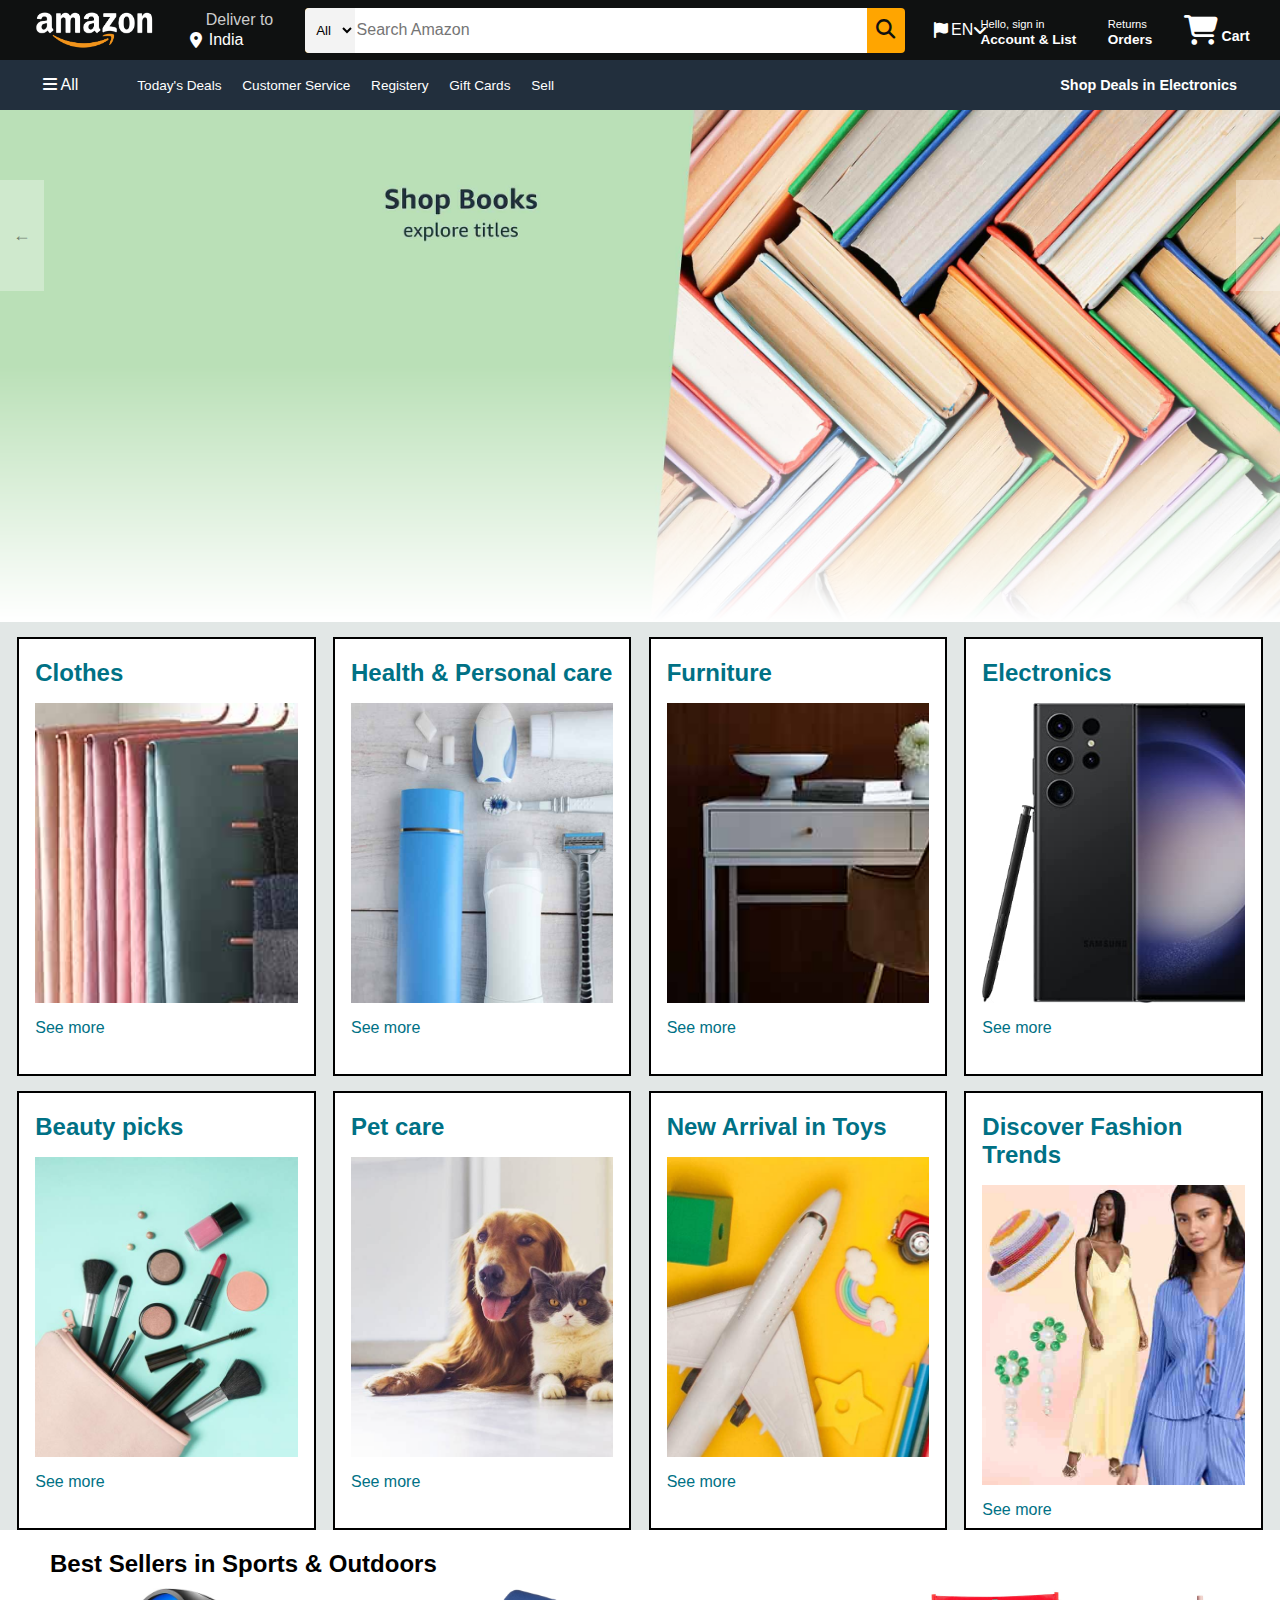
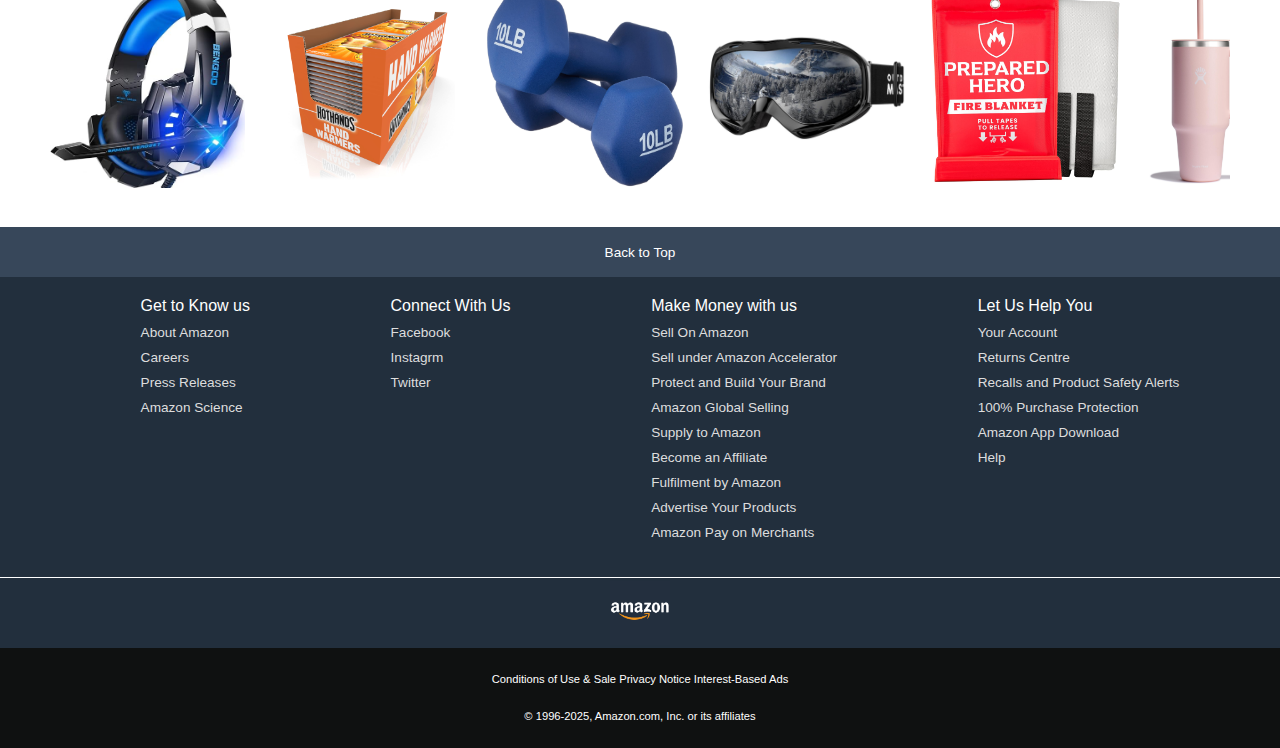
<file: index.html>
<!DOCTYPE html>
<html lang="en">
<head>
    <meta charset="UTF-8">
    <meta name="viewport" content="width=device-width, initial-scale=1.0">
    <link rel="icon" href="https://i.pinimg.com/originals/01/ca/da/01cada77a0a7d326d85b7969fe26a728.jpg">
    <title>Amazon</title>
    <link rel="stylesheet" href="style.css">
    <link rel="stylesheet" href="https://cdnjs.cloudflare.com/ajax/libs/font-awesome/6.7.2/css/all.min.css" integrity="sha512-Evv84Mr4kqVGRNSgIGL/F/aIDqQb7xQ2vcrdIwxfjThSH8CSR7PBEakCr51Ck+w+/U6swU2Im1vVX0SVk9ABhg==" crossorigin="anonymous" referrerpolicy="no-referrer" />
</head>
<body>
    <header>
        <div class="navbar">
            <div class="nav-logo">
                <a href="#">
                    <img src="assets/amazon_logo.png" alt="Amazon Logo" class="logo-img" />
                </a>
            </div>
            <div class="nav-address border">
                <p class="add-first border">Deliver to</p>
                <div class="add-icon">
                    <i class="fa-solid fa-location-dot"></i>
                    <p class="add-sec border">India</p>
                </div>
            </div>
            <div class="nav-search">
                <select class="search-select">
                    <option>All</option>
                    <option>all categories</option>
                    <option>apps</option>
                    <option>beauty</option>
                    <option>car</option>
                    <option>more.....</option>
                </select>
                <input placeholder="Search Amazon" class="search-input">
                <div class="search-icon">
                    <i class="fa-solid fa-magnifying-glass"></i>
                </div>
            </div>
            <div class="nav-reg">
                <i class="fa-solid fa-flag" style="margin-right: 3px;"></i>
                <p class="en" style="color:#FFFFFF">EN</p>
                <i class="fa-sharp fa-solid fa-angle-down"></i>
            </div>
            <div class="nav-sign border">
                <p><span>Hello, sign in</span></p>
                <p class="nav-second">Account & List</p>
            </div>
            <div class="nav-return border">
                <p><span>Returns</span></p>
                <p class="nav-second">Orders</p>
            </div>
            <div class="nav-cart border">
                <i class="fa-solid fa-cart-shopping"></i>
                <a href="./cart.html" style="color:white;text-decoration: none;">Cart</a>
            </div>
        </div>
        <div class="panel">
            <div class="panel-all border">
                <i class="fa-solid fa-bars"></i>
                All
            </div>
            <div class="panel-ops">
                <p class="border">Today's Deals</p>
                <p class="border">Customer Service</p>
                <p class="border">Registery</p>
                <p class="border">Gift Cards</p>
                <p class="border">Sell</p>
            </div>
            <div>
                <div class="panel-deals border">
                    Shop Deals in Electronics
                </div>
            </div>
        </div>
    </header>

    <div class="header-slider">
        <a href="#" class="control_prev">←</a>
        <a href="#" class="control_next">→</a>
        <ul>
            <img src="./assets/header1.jpg" class="header-img" alt="">
            <img src="./assets/header2.jpg" class="header-img" alt="">
            <img src="./assets/header3.jpg" class="header-img" alt="">
            <img src="./assets/header4.jpg" class="header-img" alt="">
            <img src="./assets/header5.jpg" class="header-img" alt="">
            <img src="./assets/header6.jpg" class="header-img" alt="">
        </ul>
    </div>

    <div class="shop-section">
        
        <div class="box">
            <div class="box-content">
                <h2>Clothes</h2>
                <div class="box-img" style="background-image: url('box1_image.jpg');"></div>
                <p>See more</p>
            </div>
        </div>
        <div class="box">
            <div class="box-content">
                <h2>Health & Personal care</h2>
                <div class="box-img" style="background-image: url('box2_image.jpg');"></div>
                <p>See more</p>
            </div>
        </div>
        <div class="box">
            <div class="box-content">
                <h2>Furniture</h2>
                <div class="box-img" style="background-image: url('box3_image.jpg');"></div>
                <p>See more</p>
            </div>
        </div>
        <div class="box">
            <div class="box-content">
                <h2>Electronics</h2>
                <div class="box-img" style="background-image: url('box4_image.jpg');"></div>
                <p>See more</p>
            </div>
        </div>
        <div class="box">
            <div class="box-content">
                <h2>Beauty picks</h2>
                <div class="box-img" style="background-image: url('box5_image.jpg');"></div>
                <p>See more</p>
            </div>
        </div>
        <div class="box">
            <div class="box-content">
                <h2>Pet care</h2>
                <div class="box-img" style="background-image: url('box6_image.jpg');"></div>
                <p>See more</p>
            </div>
        </div>
        <div class="box">
            <div class="box-content">
                <h2>New Arrival in Toys</h2>
                <div class="box-img" style="background-image: url('box7_image.jpg');"></div>
                <p>See more</p>
            </div>
        </div>
        <div class="box">
            <div class="box-content">
                <h2>Discover Fashion Trends</h2>
                <div class="box-img" style="background-image: url('box8_image.jpg');"></div>
                <p>See more</p>
            </div>
        </div>
    </div>

    <div class="products-slider">
        <h2>Best Sellers in Sports & Outdoors</h2>
        <div class="products">
            <a href="./product.html"><img src="./assets/product_img.jpg" alt=""></a>
            <img src="./assets/product1-1.jpg" alt="">
            <img src="./assets/product1-2.jpg" alt="">
            <img src="./assets/product1-3.jpg" alt="">
            <img src="./assets/product1-4.jpg" alt="">
            <img src="./assets/product1-5.jpg" alt="">
            <img src="./assets/product1-6.jpg" alt="">
            <img src="./assets/product1-7.jpg" alt="">
            <img src="./assets/product1-8.jpg" alt="">
            <img src="./assets/product1-9.jpg" alt="">
            <img src="./assets/product1-10.jpg" alt="">
        </div>
    </div>

    <footer>
        <div class="foot-panel1 hi">Back to Top</div>
        <div class="foot-panel2">
            <ul>
                <p>Get to Know us</p>
                <a class="clone">About Amazon</a>
                <a class="clone">Careers</a>
                <a class="clone">Press Releases</a>
                <a class="clone">Amazon Science</a>
            </ul>
            <ul>
                <p>Connect With Us</p>
                <a class="clone">Facebook</a>
                <a class="clone">Instagrm</a>
                <a class="clone">Twitter</a>
            </ul>
            <ul>
                <p>Make Money with us</p>
                <a class="clone">Sell On Amazon</a>
                <a class="clone">Sell under Amazon Accelerator</a>
                <a class="clone">Protect and Build Your Brand</a>
                <a class="clone">Amazon Global Selling</a>
                <a class="clone">Supply to Amazon</a>
                <a class="clone">Become an Affiliate</a>
                <a class="clone">Fulfilment by Amazon</a>
                <a class="clone">Advertise Your Products</a>
                <a class="clone">Amazon Pay on Merchants</a>
            </ul>
            <ul>
                <p>Let Us Help You</p>
                <a class="clone">Your Account</a>
                <a class="clone">Returns Centre</a>
                <a class="clone">Recalls and Product Safety Alerts</a>
                <a class="clone">100% Purchase Protection</a>
                <a class="clone">Amazon App Download</a>
                <a class="clone">Help</a>
            </ul>
        </div>
        <div class="foot-panel3">
            <div class="footer-logo">
                <a href="#">
                    <img src="assets/amazon_logo.png" alt="Amazon Logo" class="footer-logo-img" />
                </a>
            </div>
        </div>
        <div class="foot-panel4">
            <div class="pages">
                <a class="clone">Conditions of Use & Sale</a>
                <a class="clone">Privacy Notice</a>
                <a class="clone">Interest-Based Ads</a>
            </div>
            <div class="copyright">
                © 1996-2025, Amazon.com, Inc. or its affiliates
            </div>
        </div>
    </footer>
    <script src="script.js"></script>
</body>
</html>
</file>
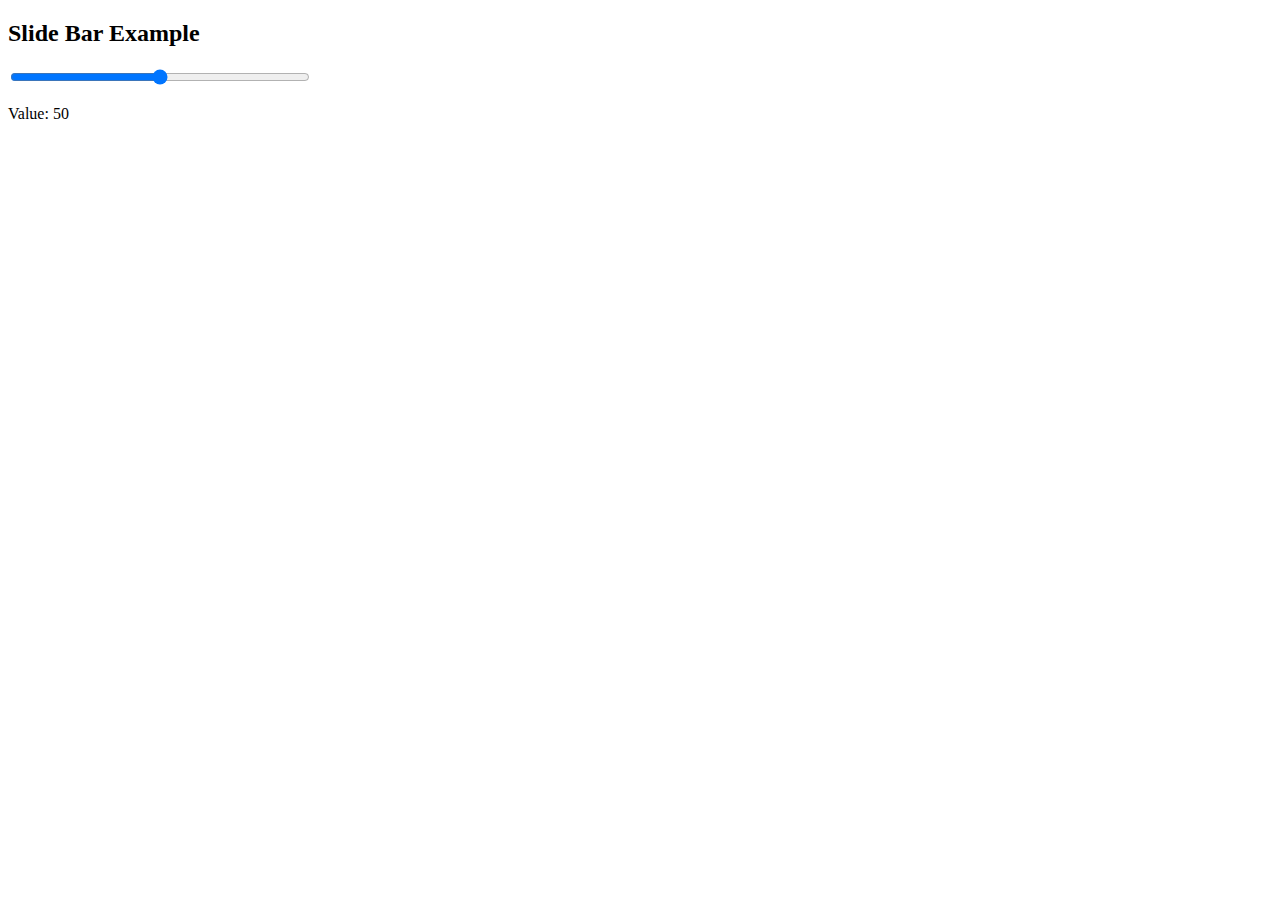
<file: assets/slidebar.html>
<!DOCTYPE html>
<html lang="en">
<head>
    <meta charset="UTF-8">
    <meta name="viewport" content="width=device-width, initial-scale=1.0">
    <title>Slider Example</title>
    <style>
        .slider {
            width: 300px;
        }
    </style>
</head>
<body>
    <h2>Slide Bar Example</h2>
    <input type="range" min="0" max="100" value="50" class="slider" id="myRange">
    <p>Value: <span id="sliderValue">50</span></p>

    <script>
        let slider = document.getElementById("myRange");
        let output = document.getElementById("sliderValue");

        slider.oninput = function() {
            output.textContent = this.value;
        }
    </script>
</body>
</html>
</file>
<file: style.css>
*{
    margin:0;
    font-family: Arial;
    border: border-box;
}
.navbar{
    height:60px;
    background-color: #0F1111;
    color:white;
    display:flex;
    align-items: center;
    justify-content: space-evenly;
}
.nav-logo {
    padding: 4px;
    display: flex;
    align-items: center;
    justify-content: center;
    height: 60px;
    width: 130px;
    box-sizing: border-box; /* ensures padding is included in total size */
    transition: border 0.3s ease;
}
  
.nav-logo:hover {
    border: 2px solid white; 
}
  
.logo-img {
    height: 40px;
    width: auto;
    display: block;
}

.border{
    border:1.5px solid transparent;
}
.border:hover{
    border: 2px solid white;
    cursor: pointer;
}

/*box2*/
.add-first{
    color:#CCCCCC;
    font-size:0.85 1rem;
    margin-left: 15px;
}
.add-sec{
    font-size: 1rem;
    margin-left: 6px;
}
.add-icon{
    display: flex;
    align-items: center;
}
.nav-search{
    display:flex;
    justify-content: space-evenly;
    background-color: orange;
    width: 600px;
    height:45px;
    border-radius: 4px;
}
.search-select{
    background-color: #f3f3f3;
    width:50px;
    text-align: center;
    border-top-left-radius: 4px;
    border-bottom-left-radius: 4px;
    border:none;
}
.search-input{
    width:100%;
    font-size: 1rem;
    border:none;
}
.search-icon{
    width:45px;
    display:flex;
    justify-content: center;
    align-items: center;
    font-size: 1.2rem;
    color:#0F1111
}
.nav-reg{
    height:21.6px;
    width:16.2px;
    display:flex;
    align-items: center;
}
.nav-search:hover{
    border: 2px solid orange;
}
.en{
    height:18.38;
    width:15;
}
/**box4**/
span{
    font-size: 0.7rem;
}
.nav-second{
    font-size: 0.85rem;
    font-weight: 700;
}

/*box6*/
.nav-cart i{
    font-size:30px;
}
.nav-cart{
    font-size: 14px;
    font-weight: 700;
}

/**panel**/
.panel{
    display:flex;
    height:50px;
    background-color: #222f3d;
    color:white;
    align-items: center;
    justify-content: space-evenly;
}
.panel-ops p{
    display:inline;
    margin-left: 15px;
}
.panel-ops{
    width:70%;
    font-size: 0.85rem;
}
.panel-deals{
    font-size: 0.9rem;
    font-weight: 700;
}

.hero-msg{
    background-color: white;
    color:black;
    height:40px;
    display:flex;
    align-items: center;
    justify-content: center;
    font-size: 0.85rem;
    width:80%;
    margin-bottom: 25px;
}
.hero-msg a{
    color:#007185
}

/**shop  section**/
.box{
    border:2px solid black;
    height:400px;
    width:23%;
    background-color: white;
    padding: 20px 0px 15px;
    margin-top: 15px;
}
.shop-section{
    display:flex;
    justify-content: space-evenly;
    background-color: #e2e7e6 ;
    flex-wrap: wrap;
}
.box-img{
    height:300px;
    background-size: cover;
    margin-top: 1rem;
    margin-bottom: 1rem;
}
.box-content{
    margin-left: 1rem;
    margin-right:1rem
}
.box-content{
    color:#007185;
}

/*footer*/
footer{
    margin-top:15px;
}
.foot-panel1{
    background-color: #37475a;
    color:white;
    height:50px;
    display:flex;
    justify-content: center;
    align-items: center;
    font-size: 0.85rem;
}

/**foot panel 2**/
.foot-panel2{
    background-color: #222f3d;
    color:white;
    height:300px;
    display:flex;   
    justify-content: space-evenly;
}
ul{
    margin-top: 20px;
}
ul a{
    display:block;
    font-size: 0.85rem;
    margin-top: 10px;
    color:#dddddd;
}

/* ✅ Updated class name from .gethu to .clone */
.clone:hover {
    text-decoration: underline;
    cursor: pointer;
}

.foot-panel3{
    color:white;
    background-color: #222f3d;
    border-top:0.5px solid white ;
    height: 70px;
    display: flex;
    justify-content: center;
    align-items: center;
}
.footer-logo {
    display: flex;
    justify-content: center;
    align-items: center;
    padding: 20px 0;
    background-color: #232f3e; /* Amazon dark footer */
}
.footer-logo-img {
    height: 20px;
    width: auto;
    max-width: 100%;
    object-fit: contain;
}
.foot-panel4{
    background-color: #0F1111;
    color: white;
    font-size:0.7rem;
    text-align: center;
    height:100px;
}
.pages{
    padding-top:25px;
}
.copyright{
    padding-top:25px;
}

.hi:hover{
    background-color: #007185;
    cursor: pointer;
}

.header-slider ul{
    display: flex;
    overflow-y:hidden;
    padding:0;
    margin:0;
    list-style: none;
}
.header-img{
    width:100%;
    mask-image:linear-gradient(to bottom, #000000 50%, transparent 100%);
}
.control_prev,.control_next{
    text-decoration: none;
}
.header-slider a{
    position:absolute;
    top:20%;
    z-index:1;
    padding: 5vh 1vw;
    background: #ffffff4f;
    color:#0000007b;
    font-weight: 600;
    font-size: 18px;
    cursor: pointer;
}
.control_next{
    right:0;
}
.products-slider{
    background: #fff;
    margin: 0 30px;
    padding: 20px;
    margin-bottom: 15px;
}
.products-slider .products{
    display:flex;
    overflow-x:auto;
    gap:20px;
    margin-top:10px;
}
.products-slider .products img{
    max-width: 200px;
    max-height: 200px ;
}
.header-slider ul img {
    display: none;
    width: 100%;
}
</file>
